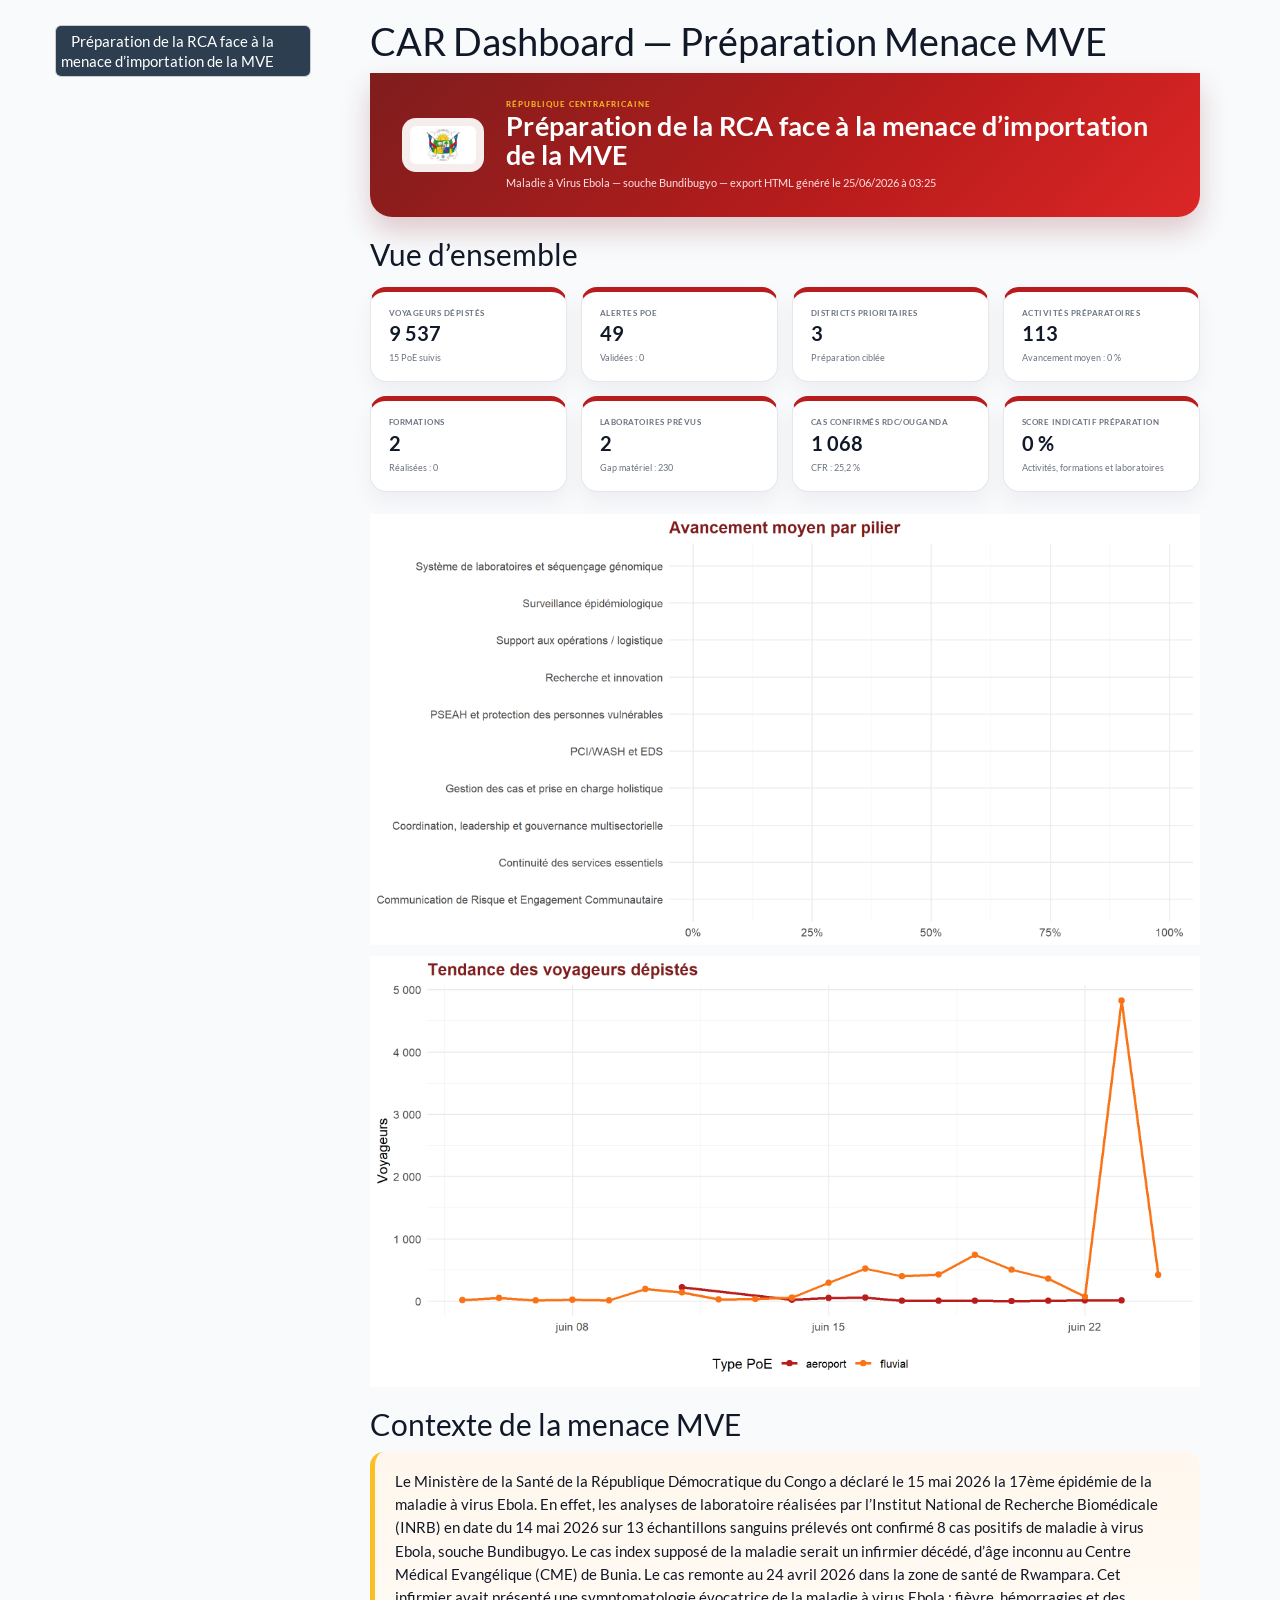
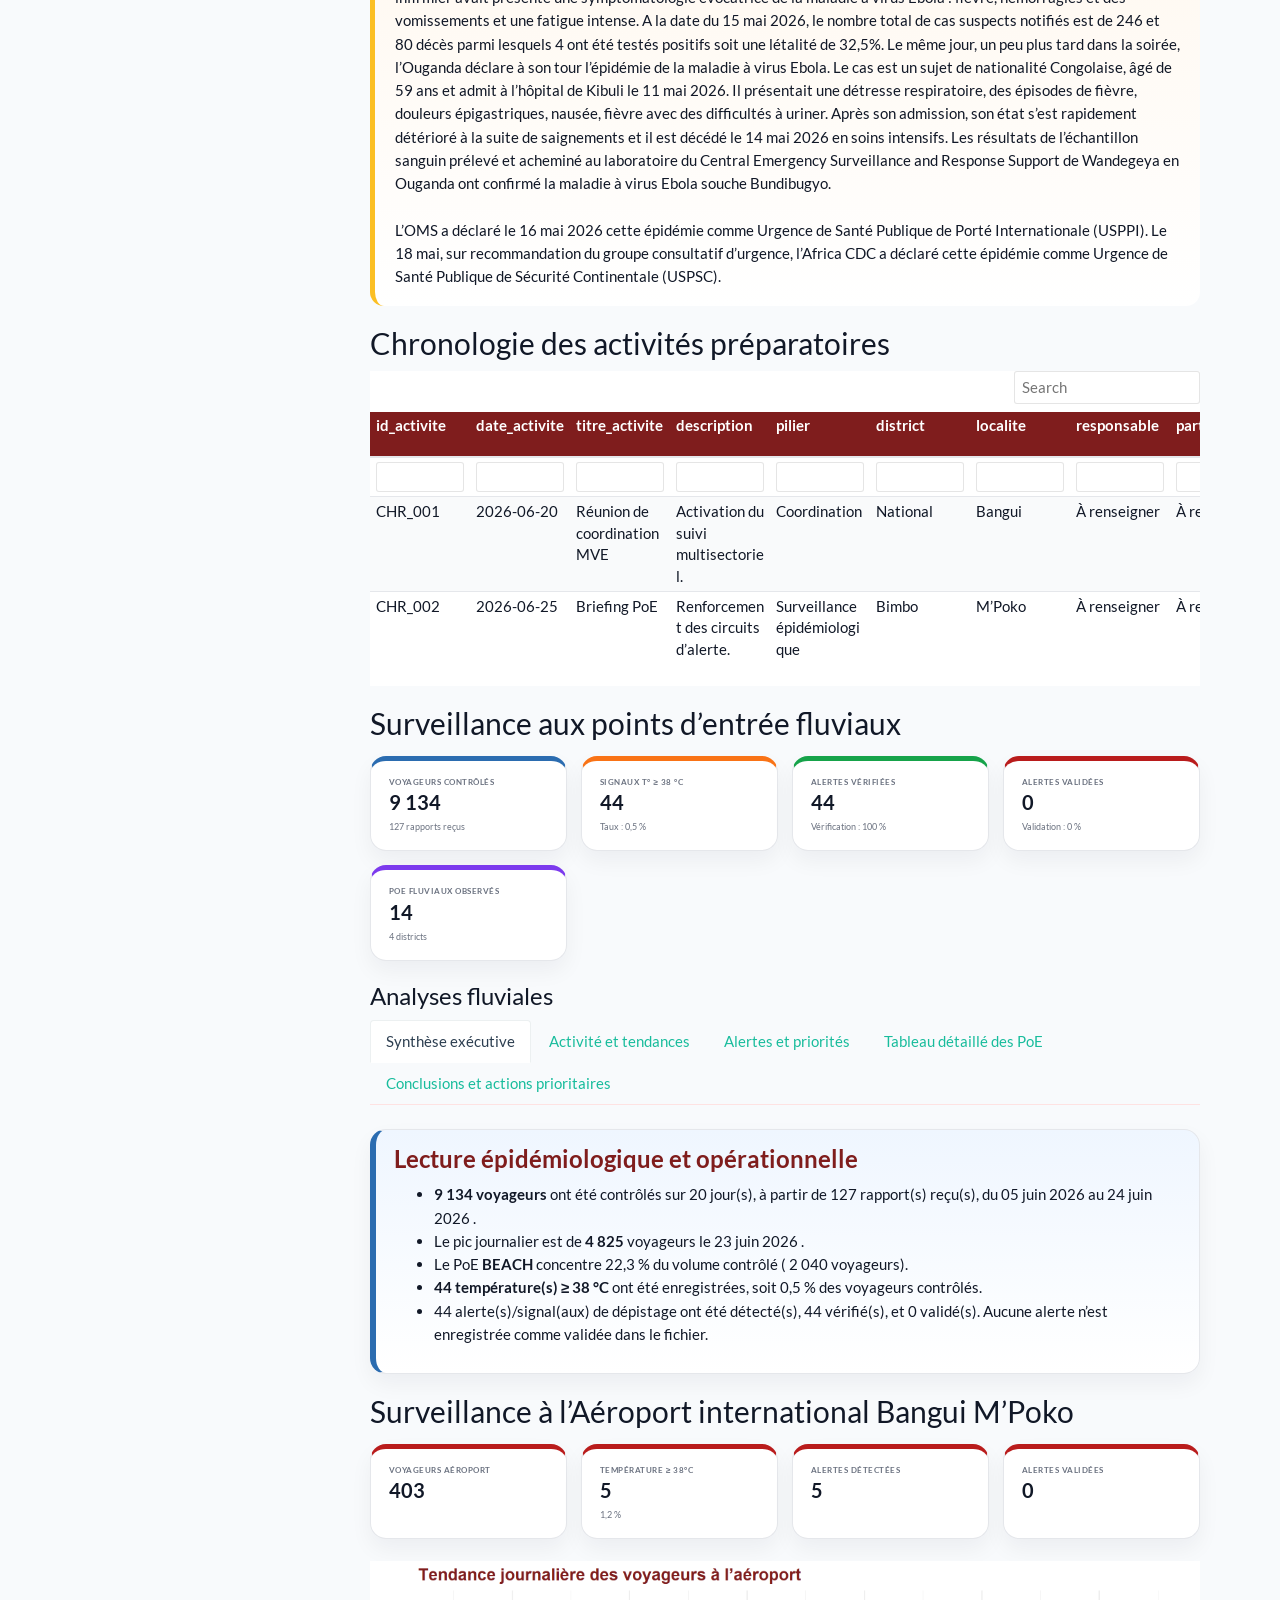
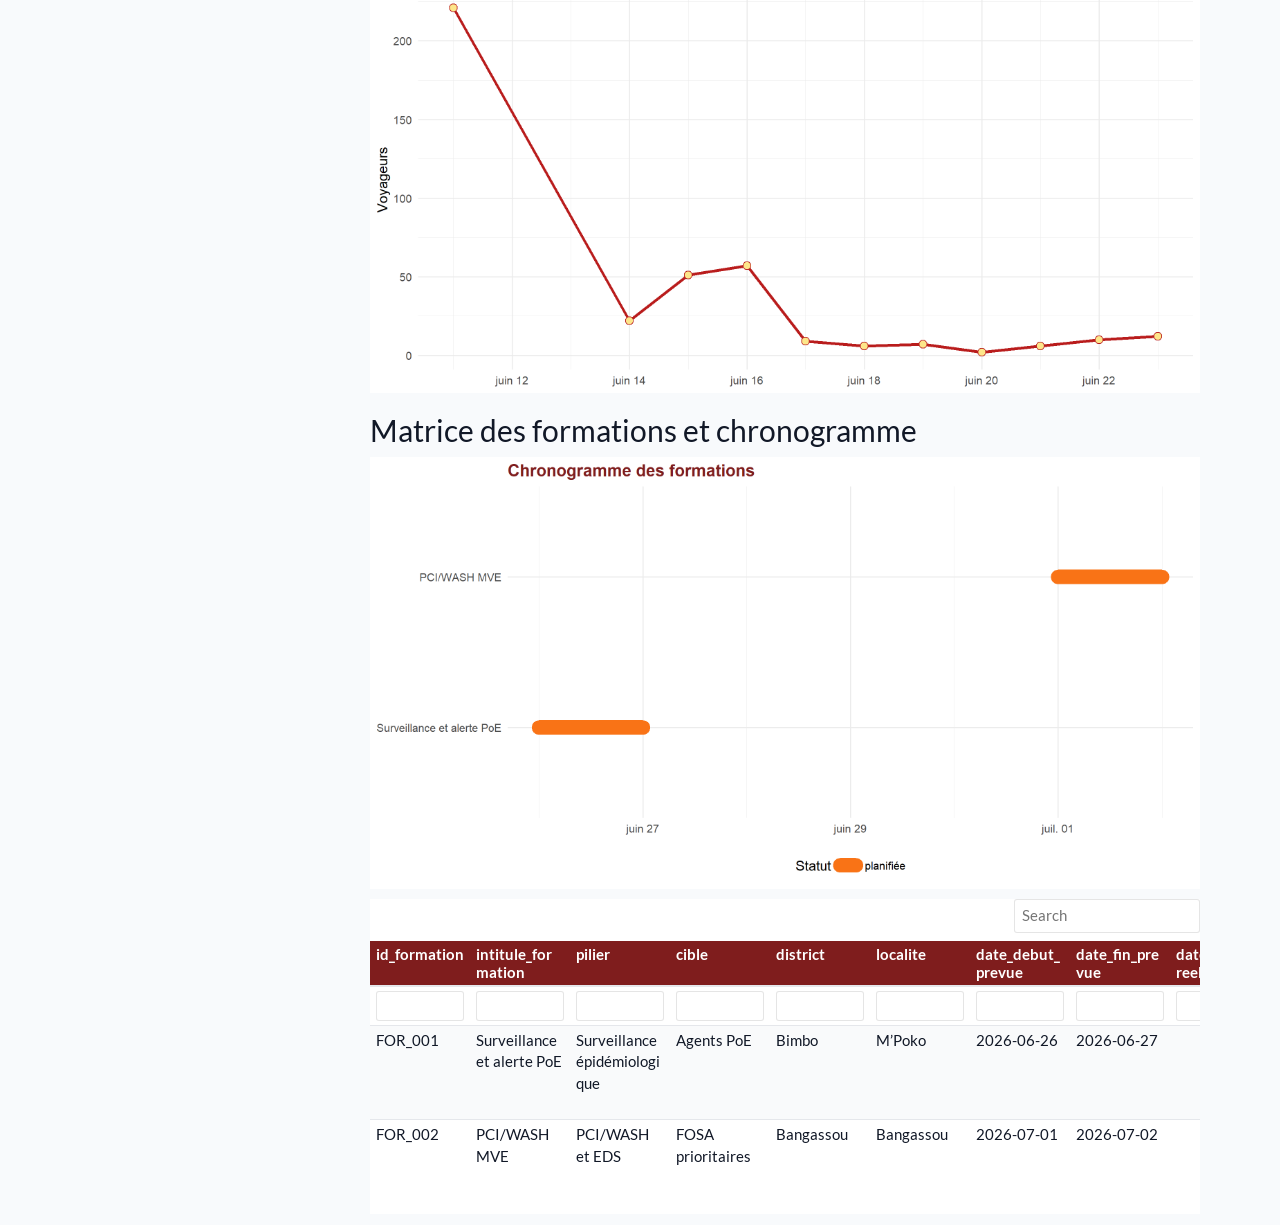
<file: index.html>
<!doctype html>
<html lang="fr">
  <head>
    <meta charset="utf-8">
    <meta name="viewport" content="width=device-width, initial-scale=1">
    <meta http-equiv="refresh" content="0; url=outputs/CAR_Dashboard_Preparation_Menace_MVE.html">
    <title>Dashboard MVE RCA</title>
    <style>
      body {
        margin: 0;
        min-height: 100vh;
        display: grid;
        place-items: center;
        font-family: system-ui, -apple-system, BlinkMacSystemFont, "Segoe UI", sans-serif;
        background: #f8fafc;
        color: #111827;
      }
      .card {
        max-width: 760px;
        margin: 24px;
        padding: 28px 32px;
        border-radius: 22px;
        background: #ffffff;
        border: 1px solid #e5e7eb;
        box-shadow: 0 18px 40px rgba(17, 24, 39, .08);
        text-align: center;
      }
      h1 {
        margin: 0 0 10px 0;
        color: #7f1d1d;
      }
      a {
        color: #b91c1c;
        font-weight: 800;
      }
    </style>
  </head>
  <body>
    <main class="card">
      <h1>Dashboard MVE RCA</h1>
      <p>Redirection vers le tableau de bord...</p>
      <p>
        Si la redirection ne démarre pas automatiquement,
        <a href="outputs/CAR_Dashboard_Preparation_Menace_MVE.html">ouvrez le dashboard ici</a>.
      </p>
    </main>
  </body>
</html>
</file>
